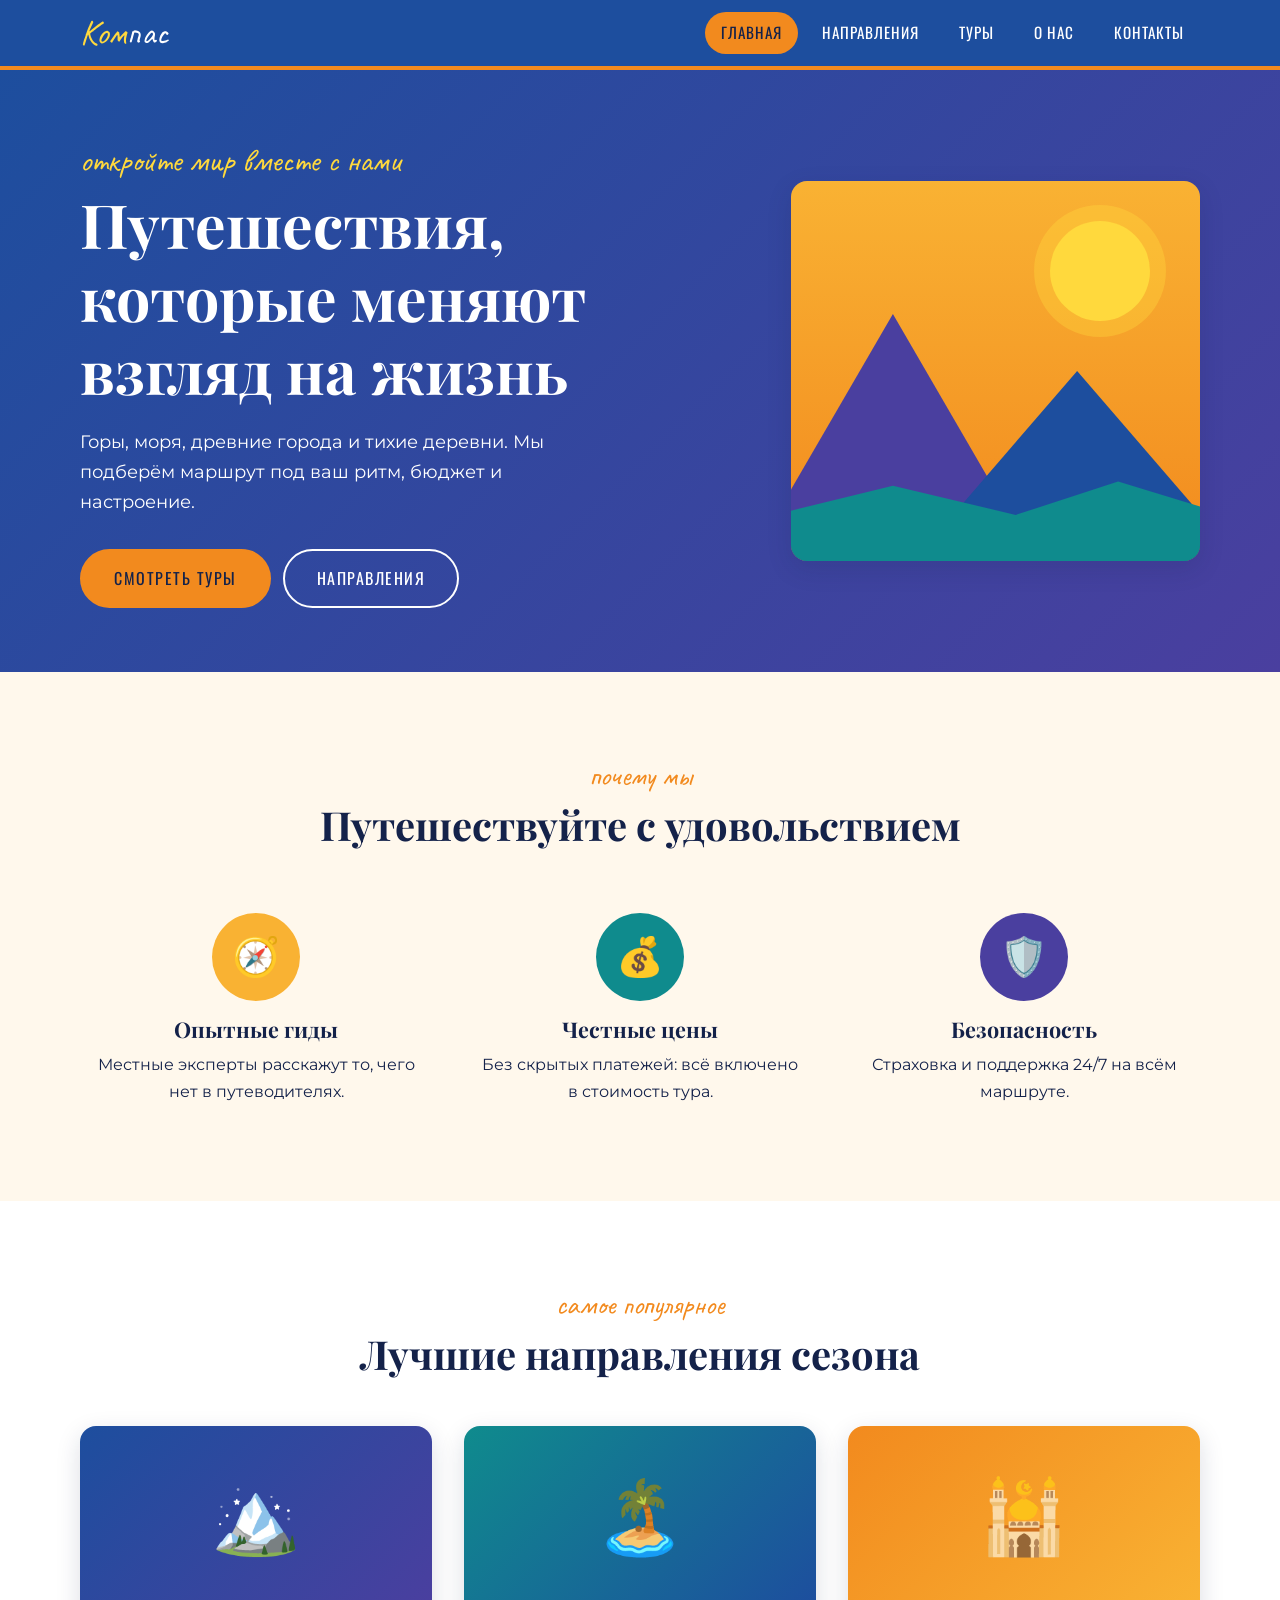
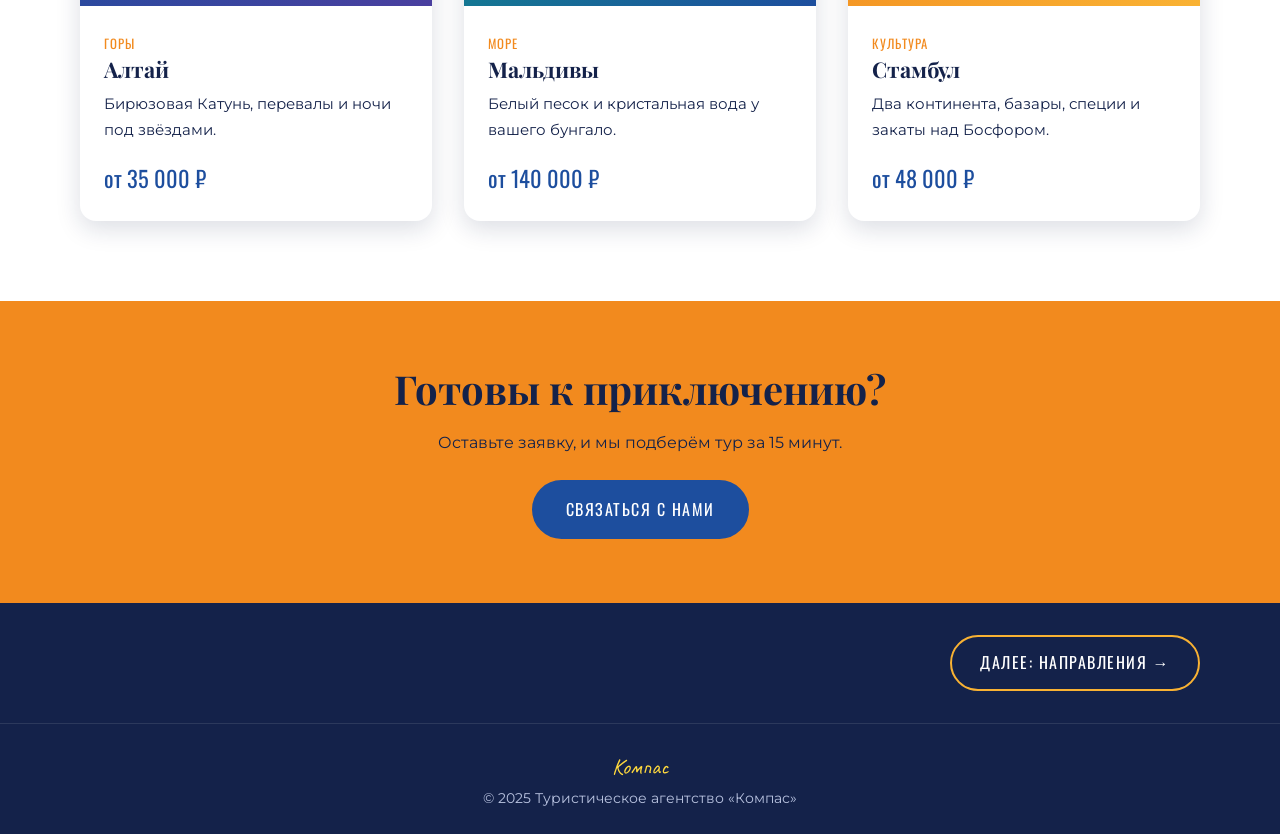
<file: index.html>
<!DOCTYPE html>
<html lang="ru">
<head>
  <meta charset="UTF-8">
  <meta name="viewport" content="width=device-width, initial-scale=1.0">
  <title>Компас — путешествия мечты</title>
  <link rel="preconnect" href="https://fonts.googleapis.com">
  <link href="https://fonts.googleapis.com/css2?family=Caveat:wght@600&family=Montserrat:wght@400;600&family=Oswald:wght@400;500&family=Playfair+Display:wght@700&display=swap" rel="stylesheet">
  <link rel="stylesheet" href="style.css">
</head>
<body>

<header class="header">
  <div class="container">
    <a href="index.html" class="logo">Ком<span>пас</span></a>
    <nav class="nav">
      <a href="index.html" class="active">Главная</a>
      <a href="destinations.html">Направления</a>
      <a href="tours.html">Туры</a>
      <a href="about.html">О нас</a>
      <a href="contacts.html">Контакты</a>
    </nav>
  </div>
</header>

<section class="hero">
  <div class="container">
    <div>
      <span class="hand">откройте мир вместе с нами</span>
      <h1>Путешествия, которые меняют взгляд на жизнь</h1>
      <p>Горы, моря, древние города и тихие деревни. Мы подберём маршрут под ваш ритм, бюджет и настроение.</p>
      <a href="tours.html" class="btn">Смотреть туры</a>
      <a href="destinations.html" class="btn outline">Направления</a>
    </div>
    <div class="hero-art">
      <div class="sun"></div>
      <div class="mount m1"></div>
      <div class="mount m2"></div>
      <div class="mount m3"></div>
    </div>
  </div>
</section>

<section class="section">
  <div class="container">
    <div class="section-title">
      <span class="hand">почему мы</span>
      <h2>Путешествуйте с удовольствием</h2>
    </div>
    <div class="grid-3">
      <div class="feature"><div class="icon">🧭</div><h3>Опытные гиды</h3><p>Местные эксперты расскажут то, чего нет в путеводителях.</p></div>
      <div class="feature"><div class="icon">💰</div><h3>Честные цены</h3><p>Без скрытых платежей: всё включено в стоимость тура.</p></div>
      <div class="feature"><div class="icon">🛡️</div><h3>Безопасность</h3><p>Страховка и поддержка 24/7 на всём маршруте.</p></div>
    </div>
  </div>
</section>

<section class="section" style="background:var(--white)">
  <div class="container">
    <div class="section-title">
      <span class="hand">самое популярное</span>
      <h2>Лучшие направления сезона</h2>
    </div>
    <div class="grid-3">
      <article class="card">
        <div class="card-img c-blue">🏔️</div>
        <div class="card-body"><span class="tag">Горы</span><h3>Алтай</h3><p>Бирюзовая Катунь, перевалы и ночи под звёздами.</p><span class="price">от 35 000 ₽</span></div>
      </article>
      <article class="card">
        <div class="card-img c-green">🏝️</div>
        <div class="card-body"><span class="tag">Море</span><h3>Мальдивы</h3><p>Белый песок и кристальная вода у вашего бунгало.</p><span class="price">от 140 000 ₽</span></div>
      </article>
      <article class="card">
        <div class="card-img c-orange">🕌</div>
        <div class="card-body"><span class="tag">Культура</span><h3>Стамбул</h3><p>Два континента, базары, специи и закаты над Босфором.</p><span class="price">от 48 000 ₽</span></div>
      </article>
    </div>
  </div>
</section>

<section class="cta">
  <div class="container">
    <h2>Готовы к приключению?</h2>
    <p>Оставьте заявку, и мы подберём тур за 15 минут.</p>
    <a href="contacts.html" class="btn blue">Связаться с нами</a>
  </div>
</section>

<nav class="pager">
  <div class="container">
    <span></span>
    <a href="destinations.html">Далее: Направления →</a>
  </div>
</nav>

<footer class="footer">
  <p class="hand">Компас</p>
  <p>© 2025 Туристическое агентство «Компас»</p>
</footer>

</body>
</html>
</file>
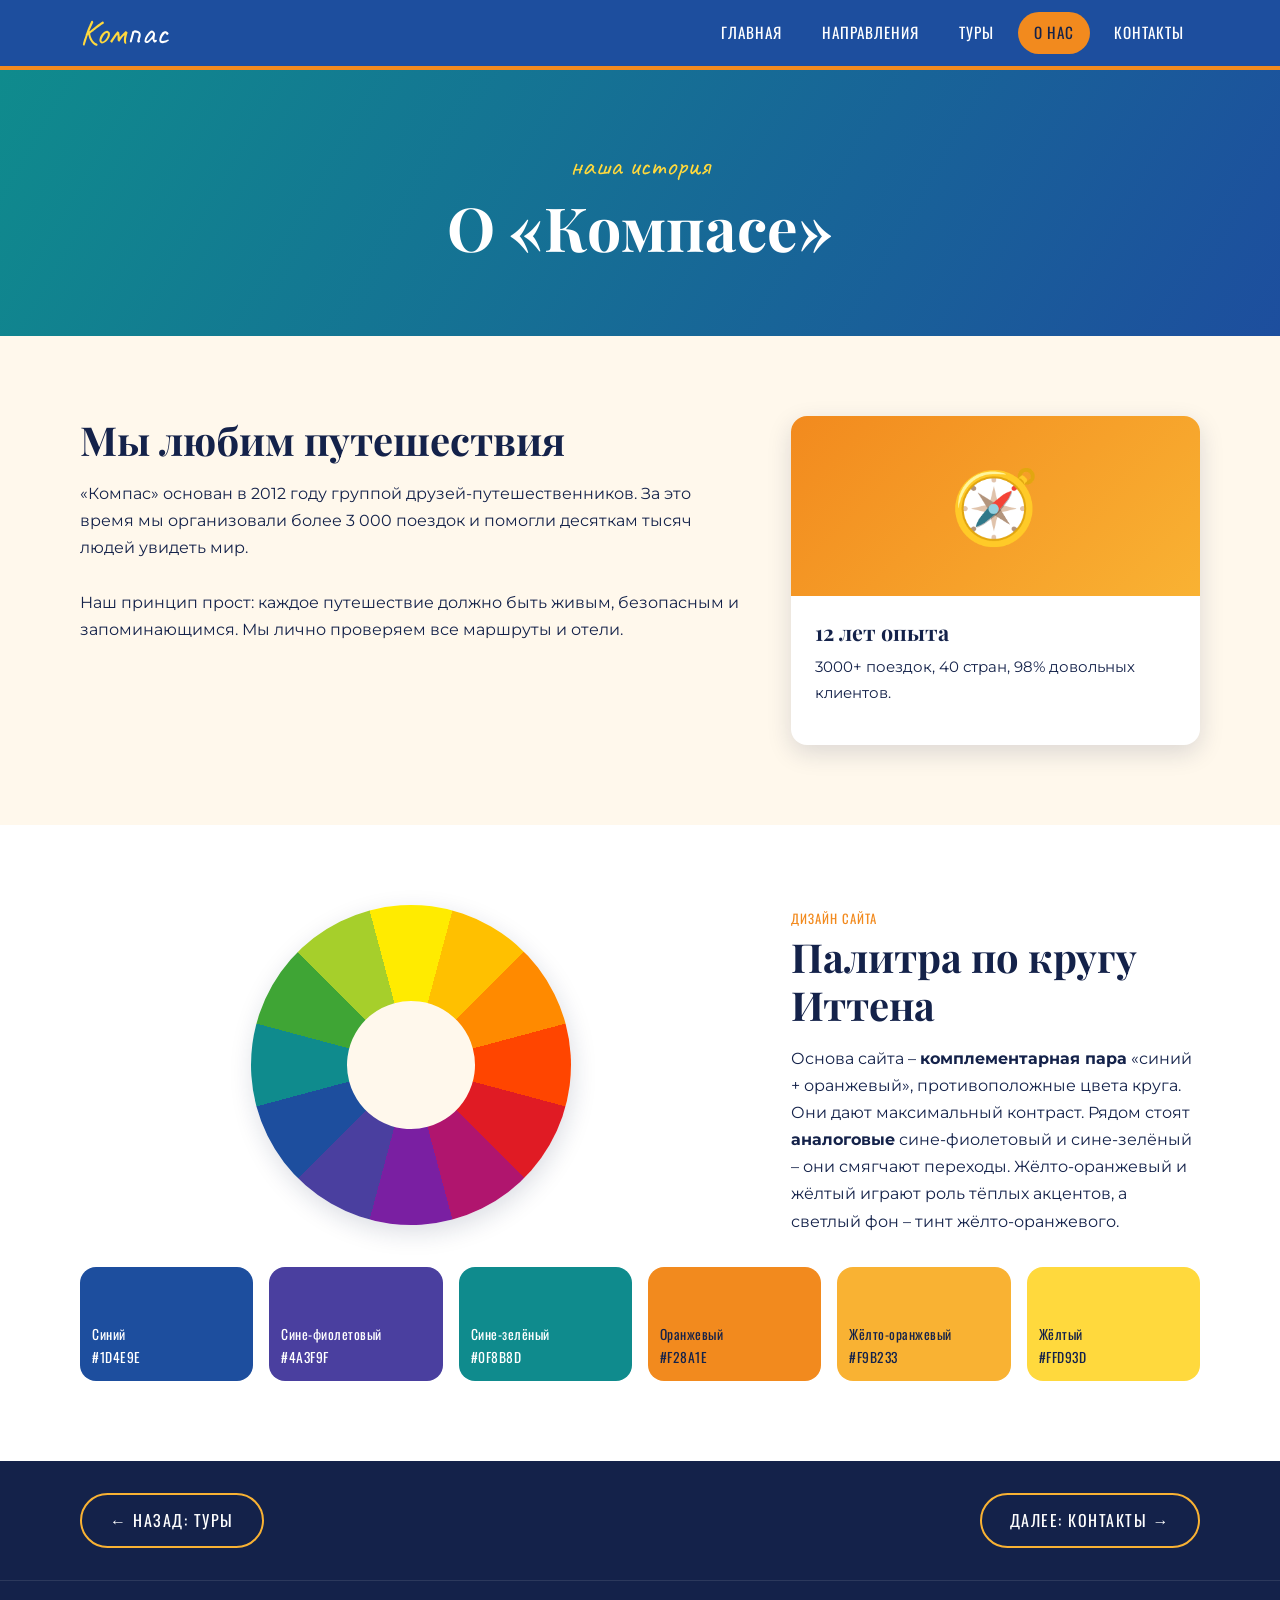
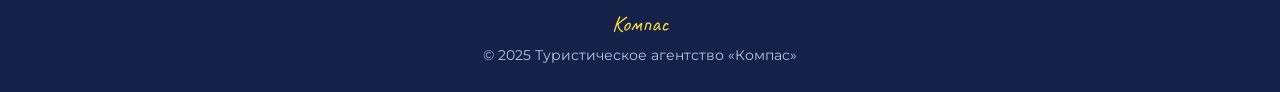
<file: about.html>
<!DOCTYPE html>
<html lang="ru">
<head>
  <meta charset="UTF-8">
  <meta name="viewport" content="width=device-width, initial-scale=1.0">
  <title>О нас — Компас</title>
  <link rel="preconnect" href="https://fonts.googleapis.com">
  <link href="https://fonts.googleapis.com/css2?family=Caveat:wght@600&family=Montserrat:wght@400;600&family=Oswald:wght@400;500&family=Playfair+Display:wght@700&display=swap" rel="stylesheet">
  <link rel="stylesheet" href="style.css">
</head>
<body>

<header class="header">
  <div class="container">
    <a href="index.html" class="logo">Ком<span>пас</span></a>
    <nav class="nav">
      <a href="index.html">Главная</a>
      <a href="destinations.html">Направления</a>
      <a href="tours.html">Туры</a>
      <a href="about.html" class="active">О нас</a>
      <a href="contacts.html">Контакты</a>
    </nav>
  </div>
</header>

<section class="page-hero">
  <div class="container">
    <span class="hand">наша история</span>
    <h1>О «Компасе»</h1>
  </div>
</section>

<section class="section">
  <div class="container grid-2">
    <div>
      <h2>Мы любим путешествия</h2>
      <p>«Компас» основан в 2012 году группой друзей-путешественников. За это время мы организовали более 3 000 поездок и помогли десяткам тысяч людей увидеть мир.</p>
      <br>
      <p>Наш принцип прост: каждое путешествие должно быть живым, безопасным и запоминающимся. Мы лично проверяем все маршруты и отели.</p>
    </div>
    <div class="card"><div class="card-img c-orange">🧭</div><div class="card-body"><h3>12 лет опыта</h3><p>3000+ поездок, 40 стран, 98% довольных клиентов.</p></div></div>
  </div>
</section>

<section class="section" style="background:var(--white)">
  <div class="container grid-2">
    <div class="wheel"></div>
    <div>
      <span class="tag">Дизайн сайта</span>
      <h2>Палитра по кругу Иттена</h2>
      <p>Основа сайта – <b>комплементарная пара</b> «синий + оранжевый», противоположные цвета круга. Они дают максимальный контраст. Рядом стоят <b>аналоговые</b> сине-фиолетовый и сине-зелёный – они смягчают переходы. Жёлто-оранжевый и жёлтый играют роль тёплых акцентов, а светлый фон – тинт жёлто-оранжевого.</p>
    </div>
  </div>
  <div class="container">
    <div class="swatches">
      <div class="swatch" style="background:var(--blue)">Синий<br>#1D4E9E</div>
      <div class="swatch" style="background:var(--blue-violet)">Сине-фиолетовый<br>#4A3F9F</div>
      <div class="swatch" style="background:var(--blue-green)">Сине-зелёный<br>#0F8B8D</div>
      <div class="swatch light" style="background:var(--orange)">Оранжевый<br>#F28A1E</div>
      <div class="swatch light" style="background:var(--yellow-orange)">Жёлто-оранжевый<br>#F9B233</div>
      <div class="swatch light" style="background:var(--yellow)">Жёлтый<br>#FFD93D</div>
    </div>
  </div>
</section>

<nav class="pager">
  <div class="container">
    <a href="tours.html">← Назад: Туры</a>
    <a href="contacts.html">Далее: Контакты →</a>
  </div>
</nav>

<footer class="footer">
  <p class="hand">Компас</p>
  <p>© 2025 Туристическое агентство «Компас»</p>
</footer>

</body>
</html>
</file>
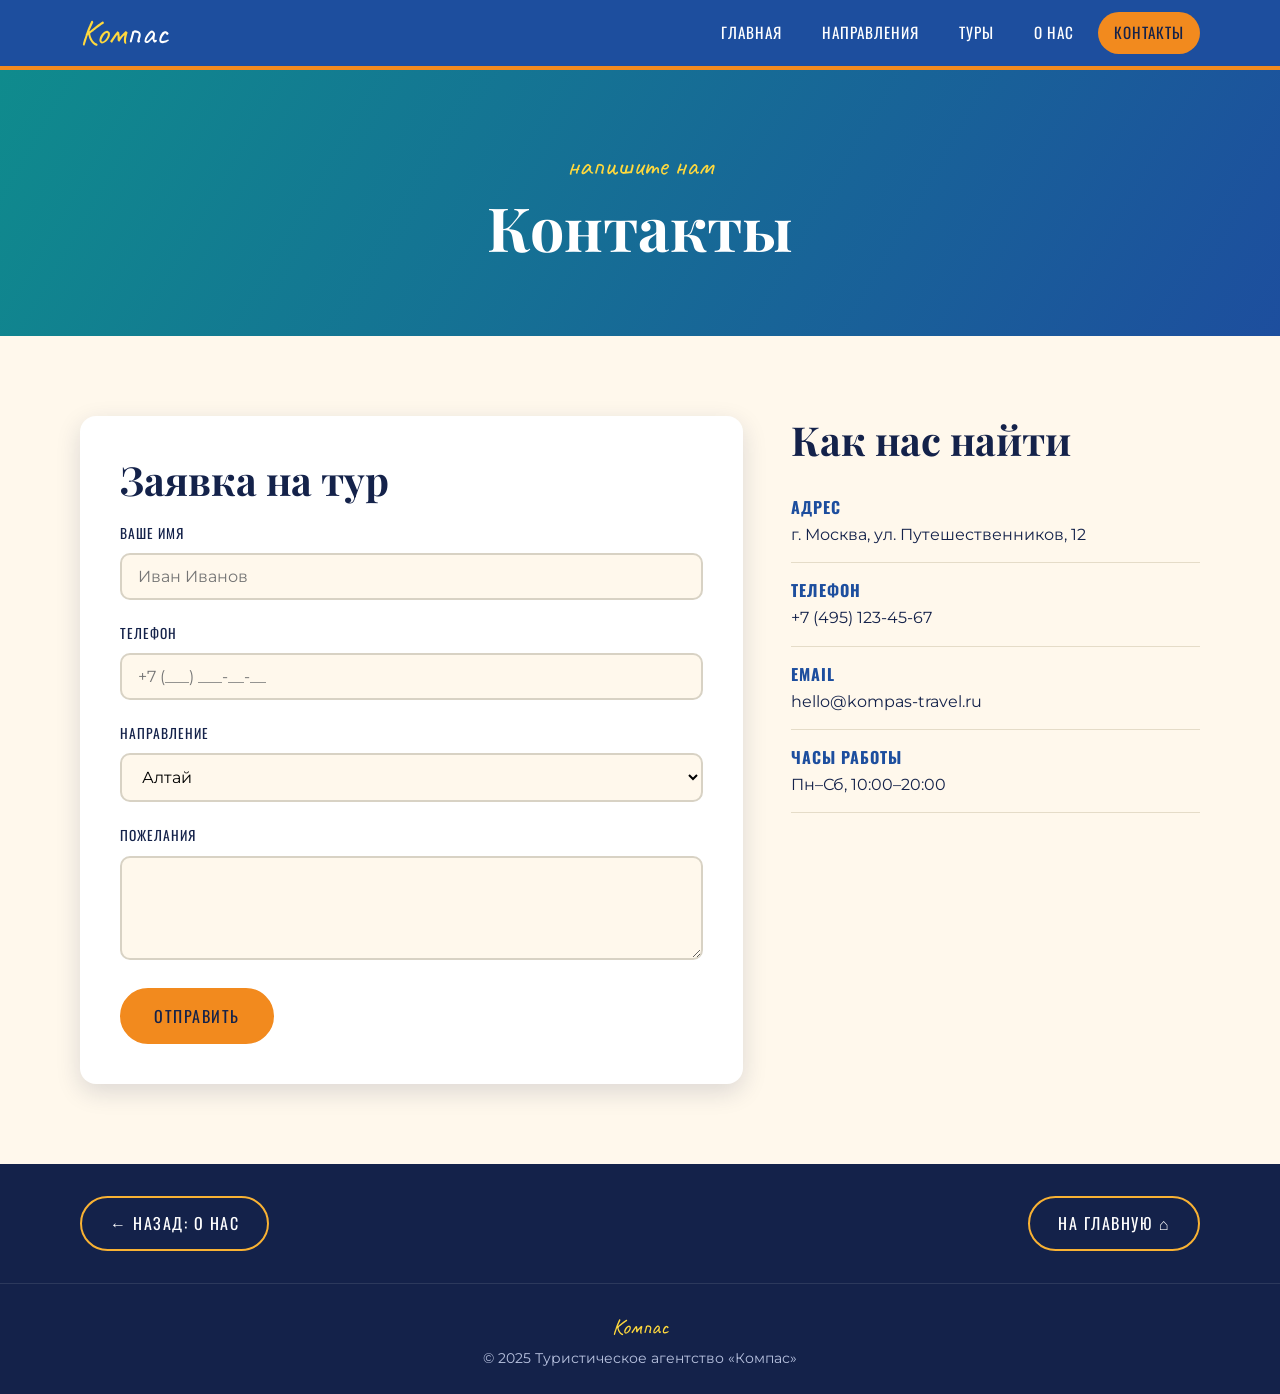
<file: contacts.html>
<!DOCTYPE html>
<html lang="ru">
<head>
  <meta charset="UTF-8">
  <meta name="viewport" content="width=device-width, initial-scale=1.0">
  <title>Контакты — Компас</title>
  <link rel="preconnect" href="https://fonts.googleapis.com">
  <link href="https://fonts.googleapis.com/css2?family=Caveat:wght@600&family=Montserrat:wght@400;600&family=Oswald:wght@400;500&family=Playfair+Display:wght@700&display=swap" rel="stylesheet">
  <link rel="stylesheet" href="style.css">
</head>
<body>

<header class="header">
  <div class="container">
    <a href="index.html" class="logo">Ком<span>пас</span></a>
    <nav class="nav">
      <a href="index.html">Главная</a>
      <a href="destinations.html">Направления</a>
      <a href="tours.html">Туры</a>
      <a href="about.html">О нас</a>
      <a href="contacts.html" class="active">Контакты</a>
    </nav>
  </div>
</header>

<section class="page-hero">
  <div class="container">
    <span class="hand">напишите нам</span>
    <h1>Контакты</h1>
  </div>
</section>

<section class="section">
  <div class="container grid-2">
    <form action="#" method="post">
      <h2>Заявка на тур</h2>
      <label for="name">Ваше имя</label>
      <input type="text" id="name" placeholder="Иван Иванов">

      <label for="phone">Телефон</label>
      <input type="tel" id="phone" placeholder="+7 (___) ___-__-__">

      <label for="dest">Направление</label>
      <select id="dest">
        <option>Алтай</option><option>Байкал</option><option>Марокко</option>
        <option>Париж</option><option>Япония</option><option>Бали</option>
      </select>

      <label for="msg">Пожелания</label>
      <textarea id="msg" rows="4"></textarea>

      <button type="submit" class="btn">Отправить</button>
    </form>

    <div>
      <h2>Как нас найти</h2>
      <ul class="contact-list">
        <li><b>Адрес</b>г. Москва, ул. Путешественников, 12</li>
        <li><b>Телефон</b>+7 (495) 123-45-67</li>
        <li><b>Email</b>hello@kompas-travel.ru</li>
        <li><b>Часы работы</b>Пн–Сб, 10:00–20:00</li>
      </ul>
    </div>
  </div>
</section>

<nav class="pager">
  <div class="container">
    <a href="about.html">← Назад: О нас</a>
    <a href="index.html">На главную ⌂</a>
  </div>
</nav>

<footer class="footer">
  <p class="hand">Компас</p>
  <p>© 2025 Туристическое агентство «Компас»</p>
</footer>

</body>
</html>
</file>
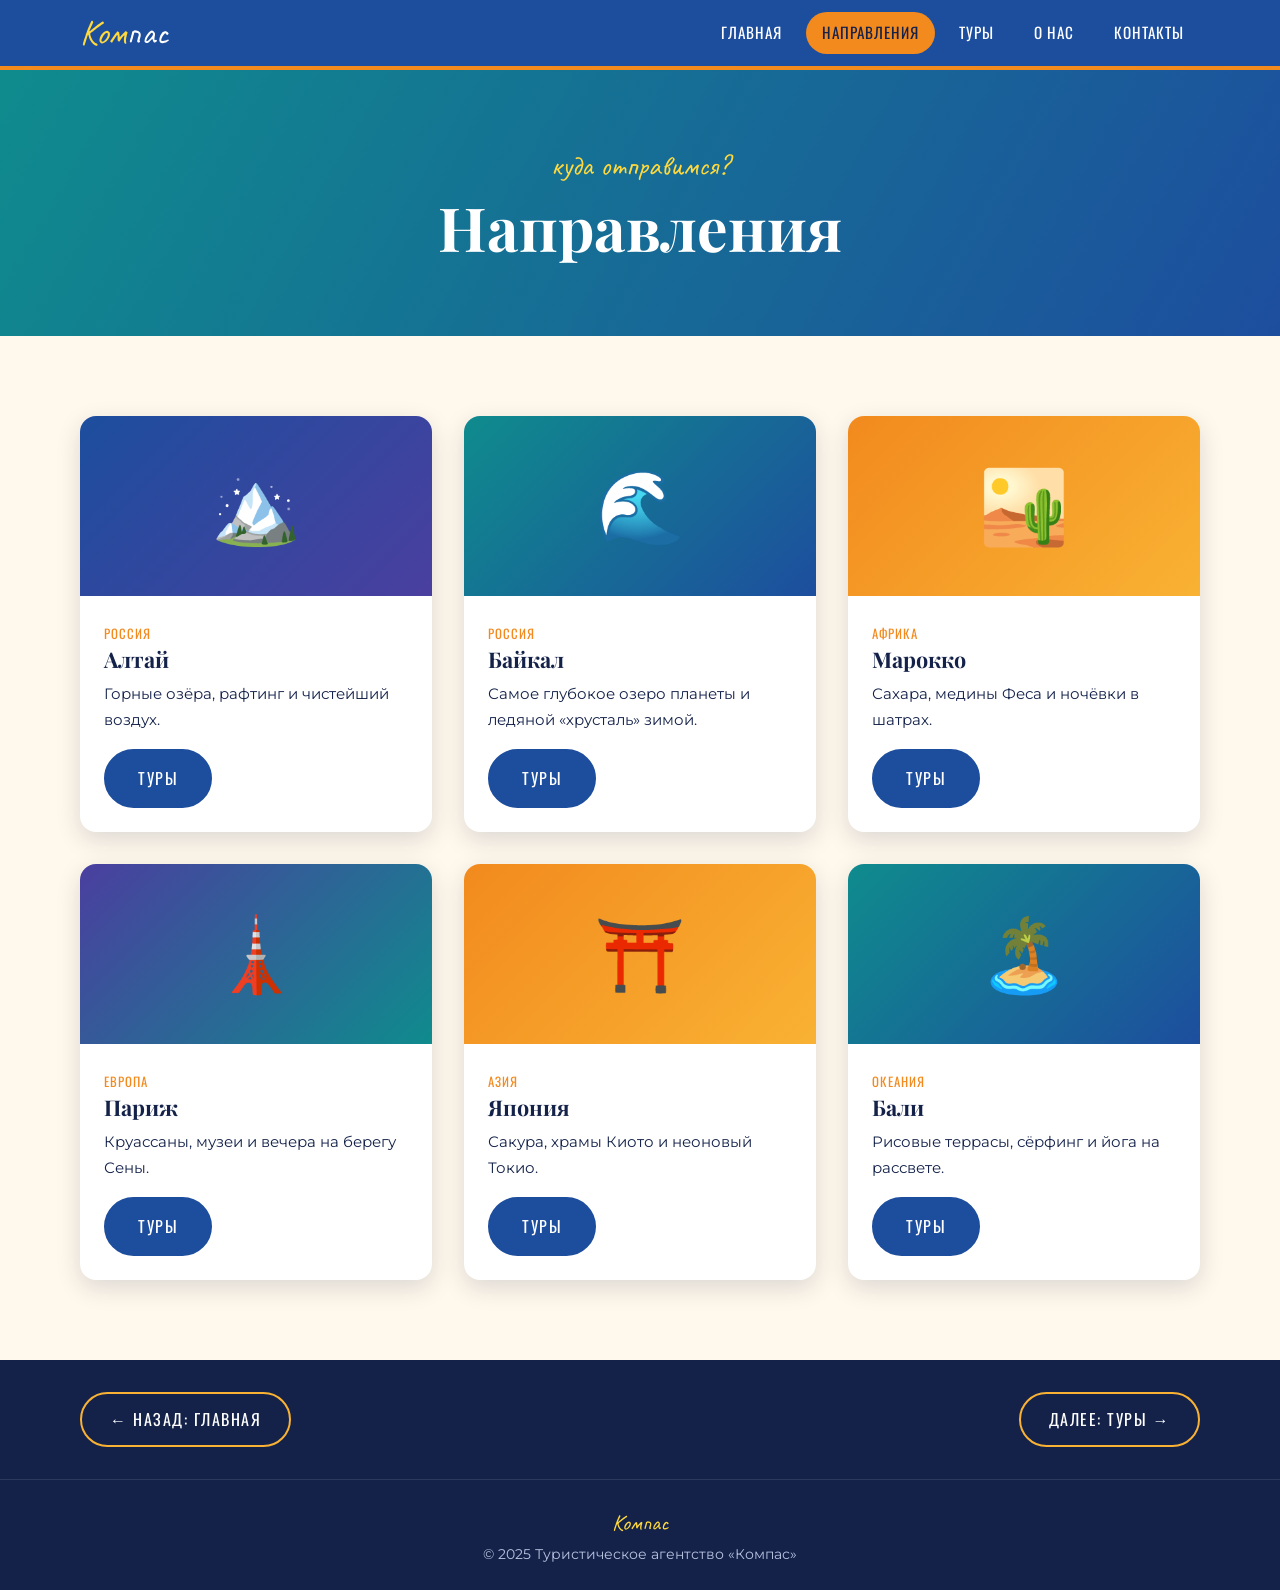
<file: destinations.html>
<!DOCTYPE html>
<html lang="ru">
<head>
  <meta charset="UTF-8">
  <meta name="viewport" content="width=device-width, initial-scale=1.0">
  <title>Направления — Компас</title>
  <link rel="preconnect" href="https://fonts.googleapis.com">
  <link href="https://fonts.googleapis.com/css2?family=Caveat:wght@600&family=Montserrat:wght@400;600&family=Oswald:wght@400;500&family=Playfair+Display:wght@700&display=swap" rel="stylesheet">
  <link rel="stylesheet" href="style.css">
</head>
<body>

<header class="header">
  <div class="container">
    <a href="index.html" class="logo">Ком<span>пас</span></a>
    <nav class="nav">
      <a href="index.html">Главная</a>
      <a href="destinations.html" class="active">Направления</a>
      <a href="tours.html">Туры</a>
      <a href="about.html">О нас</a>
      <a href="contacts.html">Контакты</a>
    </nav>
  </div>
</header>

<section class="page-hero">
  <div class="container">
    <span class="hand">куда отправимся?</span>
    <h1>Направления</h1>
  </div>
</section>

<section class="section">
  <div class="container grid-3">
    <article class="card"><div class="card-img c-blue">🏔️</div><div class="card-body"><span class="tag">Россия</span><h3>Алтай</h3><p>Горные озёра, рафтинг и чистейший воздух.</p><a class="btn blue" href="tours.html">Туры</a></div></article>
    <article class="card"><div class="card-img c-green">🌊</div><div class="card-body"><span class="tag">Россия</span><h3>Байкал</h3><p>Самое глубокое озеро планеты и ледяной «хрусталь» зимой.</p><a class="btn blue" href="tours.html">Туры</a></div></article>
    <article class="card"><div class="card-img c-orange">🏜️</div><div class="card-body"><span class="tag">Африка</span><h3>Марокко</h3><p>Сахара, медины Феса и ночёвки в шатрах.</p><a class="btn blue" href="tours.html">Туры</a></div></article>
    <article class="card"><div class="card-img c-violet">🗼</div><div class="card-body"><span class="tag">Европа</span><h3>Париж</h3><p>Круассаны, музеи и вечера на берегу Сены.</p><a class="btn blue" href="tours.html">Туры</a></div></article>
    <article class="card"><div class="card-img c-orange">⛩️</div><div class="card-body"><span class="tag">Азия</span><h3>Япония</h3><p>Сакура, храмы Киото и неоновый Токио.</p><a class="btn blue" href="tours.html">Туры</a></div></article>
    <article class="card"><div class="card-img c-green">🏝️</div><div class="card-body"><span class="tag">Океания</span><h3>Бали</h3><p>Рисовые террасы, сёрфинг и йога на рассвете.</p><a class="btn blue" href="tours.html">Туры</a></div></article>
  </div>
</section>

<nav class="pager">
  <div class="container">
    <a href="index.html">← Назад: Главная</a>
    <a href="tours.html">Далее: Туры →</a>
  </div>
</nav>

<footer class="footer">
  <p class="hand">Компас</p>
  <p>© 2025 Туристическое агентство «Компас»</p>
</footer>

</body>
</html>
</file>
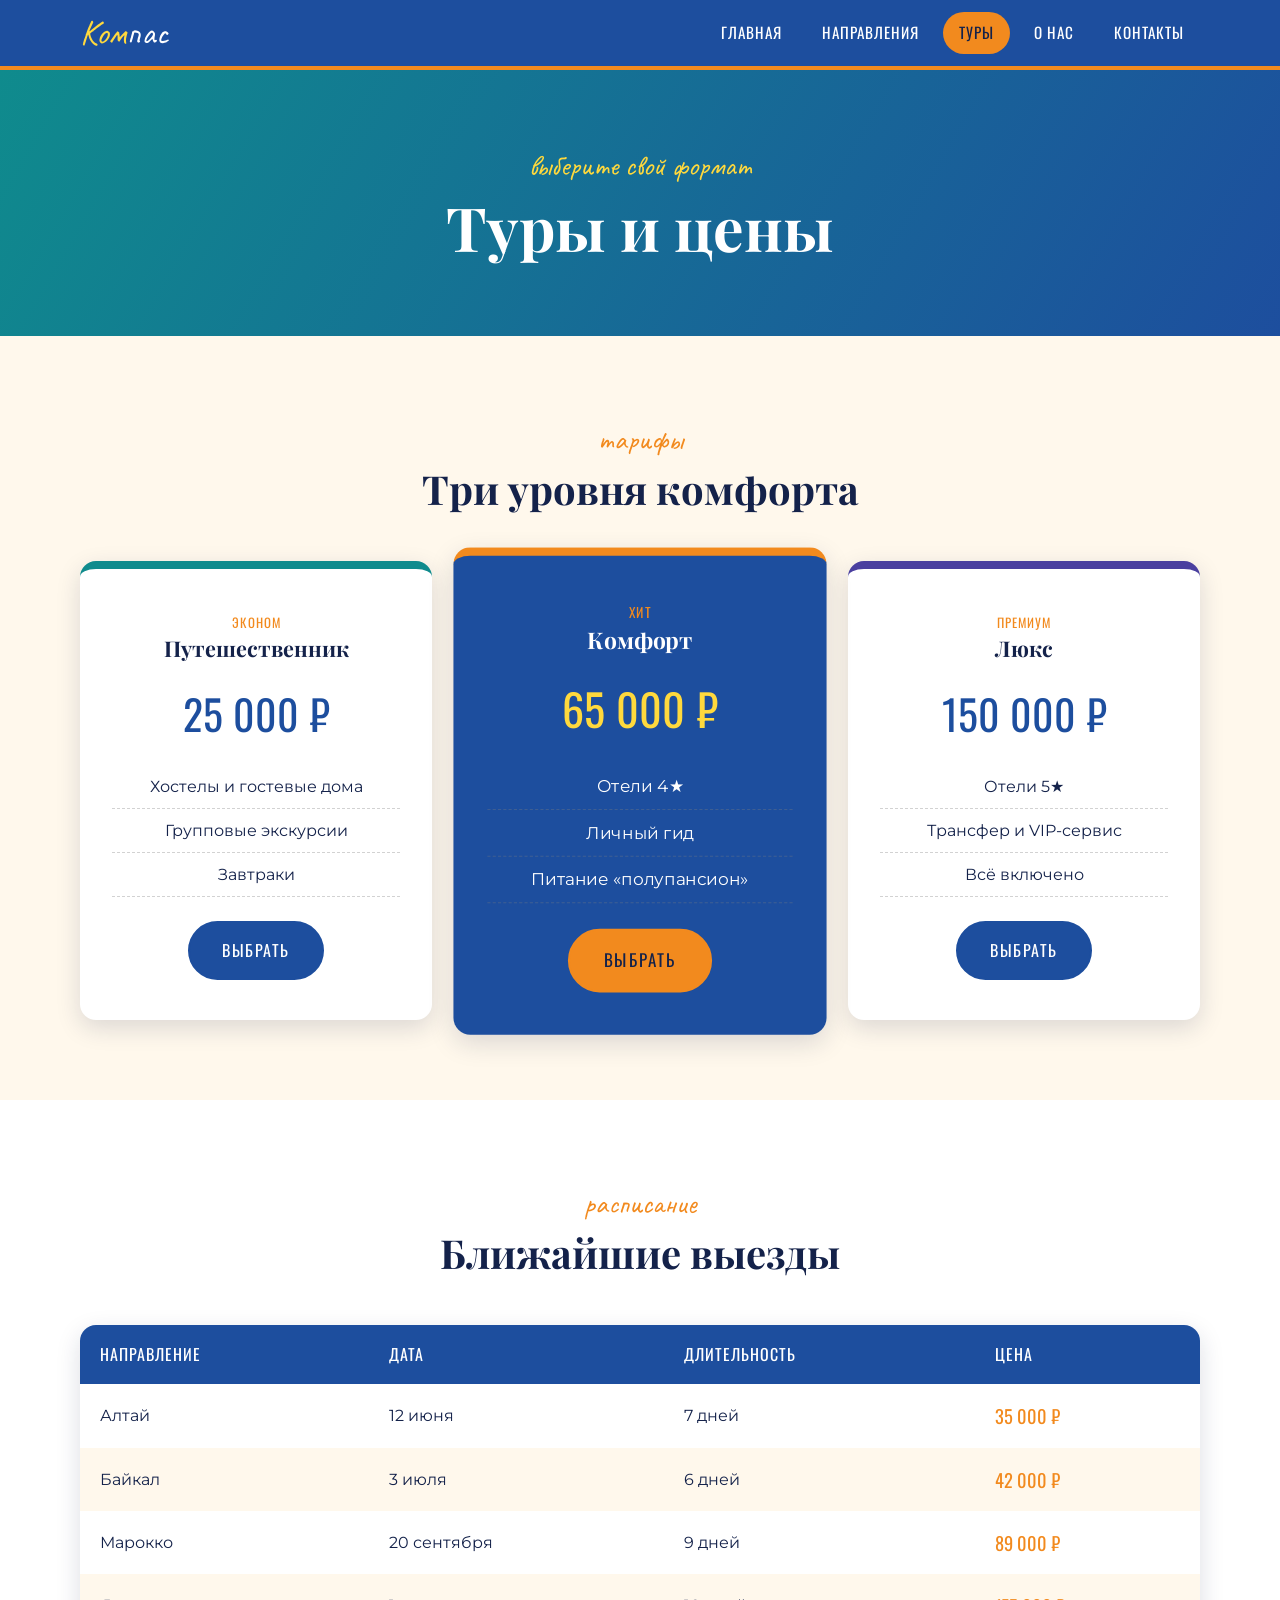
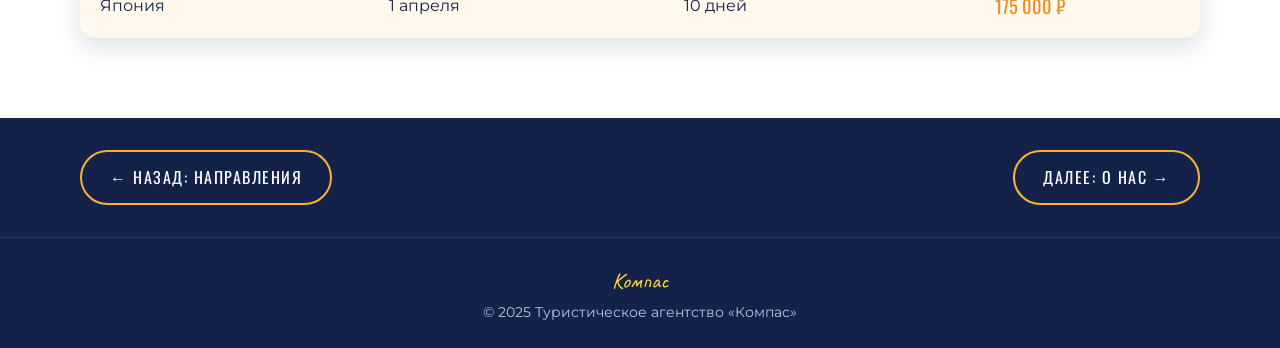
<file: tours.html>
<!DOCTYPE html>
<html lang="ru">
<head>
  <meta charset="UTF-8">
  <meta name="viewport" content="width=device-width, initial-scale=1.0">
  <title>Туры — Компас</title>
  <link rel="preconnect" href="https://fonts.googleapis.com">
  <link href="https://fonts.googleapis.com/css2?family=Caveat:wght@600&family=Montserrat:wght@400;600&family=Oswald:wght@400;500&family=Playfair+Display:wght@700&display=swap" rel="stylesheet">
  <link rel="stylesheet" href="style.css">
</head>
<body>

<header class="header">
  <div class="container">
    <a href="index.html" class="logo">Ком<span>пас</span></a>
    <nav class="nav">
      <a href="index.html">Главная</a>
      <a href="destinations.html">Направления</a>
      <a href="tours.html" class="active">Туры</a>
      <a href="about.html">О нас</a>
      <a href="contacts.html">Контакты</a>
    </nav>
  </div>
</header>

<section class="page-hero">
  <div class="container">
    <span class="hand">выберите свой формат</span>
    <h1>Туры и цены</h1>
  </div>
</section>

<section class="section">
  <div class="container">
    <div class="section-title"><span class="hand">тарифы</span><h2>Три уровня комфорта</h2></div>
    <div class="grid-3">
      <div class="plan">
        <span class="tag">Эконом</span><h3>Путешественник</h3>
        <span class="price">25 000 ₽</span>
        <ul><li>Хостелы и гостевые дома</li><li>Групповые экскурсии</li><li>Завтраки</li></ul>
        <a href="contacts.html" class="btn blue">Выбрать</a>
      </div>
      <div class="plan">
        <span class="tag">Хит</span><h3>Комфорт</h3>
        <span class="price">65 000 ₽</span>
        <ul><li>Отели 4★</li><li>Личный гид</li><li>Питание «полупансион»</li></ul>
        <a href="contacts.html" class="btn">Выбрать</a>
      </div>
      <div class="plan">
        <span class="tag">Премиум</span><h3>Люкс</h3>
        <span class="price">150 000 ₽</span>
        <ul><li>Отели 5★</li><li>Трансфер и VIP-сервис</li><li>Всё включено</li></ul>
        <a href="contacts.html" class="btn blue">Выбрать</a>
      </div>
    </div>
  </div>
</section>

<section class="section" style="background:var(--white)">
  <div class="container">
    <div class="section-title"><span class="hand">расписание</span><h2>Ближайшие выезды</h2></div>
    <table>
      <thead><tr><th>Направление</th><th>Дата</th><th>Длительность</th><th>Цена</th></tr></thead>
      <tbody>
        <tr><td>Алтай</td><td>12 июня</td><td>7 дней</td><td>35 000 ₽</td></tr>
        <tr><td>Байкал</td><td>3 июля</td><td>6 дней</td><td>42 000 ₽</td></tr>
        <tr><td>Марокко</td><td>20 сентября</td><td>9 дней</td><td>89 000 ₽</td></tr>
        <tr><td>Япония</td><td>1 апреля</td><td>10 дней</td><td>175 000 ₽</td></tr>
      </tbody>
    </table>
  </div>
</section>

<nav class="pager">
  <div class="container">
    <a href="destinations.html">← Назад: Направления</a>
    <a href="about.html">Далее: О нас →</a>
  </div>
</nav>

<footer class="footer">
  <p class="hand">Компас</p>
  <p>© 2025 Туристическое агентство «Компас»</p>
</footer>

</body>
</html>
</file>
<file: style.css>
/* ===== Палитра по кругу Иттена ===== */
:root {
  --blue:          #1D4E9E; /* синий — основной */
  --blue-dark:     #14224A; /* тень синего — текст */
  --blue-violet:   #4A3F9F; /* аналог слева */
  --blue-green:    #0F8B8D; /* аналог справа */
  --orange:        #F28A1E; /* комплемент синего */
  --yellow-orange: #F9B233; /* акцент */
  --yellow:        #FFD93D; /* солнце */
  --paper:         #FFF8EC; /* тинт жёлто-оранжевого — фон */
  --white:         #FFFFFF;

  --f-head:  'Playfair Display', Georgia, serif;
  --f-body:  'Montserrat', Arial, sans-serif;
  --f-hand:  'Caveat', cursive;
  --f-label: 'Oswald', Impact, sans-serif;

  --gold: 1.618fr;
  --radius: 16px;
  --shadow: 0 8px 24px rgba(20, 34, 74, .15);
}

/* ===== Сброс ===== */
* { margin: 0; padding: 0; box-sizing: border-box; }
html { scroll-behavior: smooth; }
body {
  font-family: var(--f-body);
  color: var(--blue-dark);
  background: var(--paper);
  line-height: 1.7;
}
img { max-width: 100%; display: block; }
a { color: inherit; text-decoration: none; }
ul { list-style: none; }

h1, h2, h3 { font-family: var(--f-head); line-height: 1.2; }
h1 { font-size: clamp(2.2rem, 5vw, 3.8rem); }
h2 { font-size: clamp(1.7rem, 3.5vw, 2.5rem); margin-bottom: 16px; }
h3 { font-size: 1.35rem; margin-bottom: 8px; }

.container { width: min(1120px, 92%); margin: 0 auto; }
.section { padding: 80px 0; }
.section-title { text-align: center; margin-bottom: 48px; }
.section-title .hand {
  font-family: var(--f-hand);
  font-size: 1.8rem;
  color: var(--orange);
  display: block;
}

/* ===== Шапка ===== */
.header {
  background: var(--blue);
  color: var(--white);
  position: sticky;
  top: 0;
  z-index: 10;
  border-bottom: 4px solid var(--orange);
}
.header .container {
  display: flex;
  justify-content: space-between;
  align-items: center;
  flex-wrap: wrap;
  gap: 8px 24px;
  padding: 12px 0;
}
.logo {
  font-family: var(--f-hand);
  font-size: 2.2rem;
  color: var(--yellow);
  line-height: 1;
}
.logo span { color: var(--white); }
.nav { display: flex; gap: 8px; flex-wrap: wrap; }
.nav a {
  font-family: var(--f-label);
  text-transform: uppercase;
  letter-spacing: 1px;
  font-size: .95rem;
  padding: 8px 16px;
  border-radius: 50px;
  transition: .25s;
}
.nav a:hover { background: var(--blue-violet); }
.nav a.active { background: var(--orange); color: var(--blue-dark); }

/* ===== Hero (золотое сечение) ===== */
.hero {
  background: linear-gradient(135deg, var(--blue) 0%, var(--blue-violet) 100%);
  color: var(--white);
  overflow: hidden;
}
.hero .container {
  display: grid;
  grid-template-columns: var(--gold) 1fr;
  align-items: center;
  gap: 48px;
  min-height: 520px;
  padding: 64px 0;
}
.hero .hand {
  font-family: var(--f-hand);
  font-size: 2rem;
  color: var(--yellow);
}
.hero p { margin: 20px 0 32px; max-width: 520px; font-size: 1.1rem; }

/* Иллюстрация на чистом CSS */
.hero-art {
  position: relative;
  height: 380px;
  border-radius: var(--radius);
  background: linear-gradient(180deg, var(--yellow-orange) 0%, var(--orange) 100%);
  overflow: hidden;
  box-shadow: var(--shadow);
}
.sun {
  position: absolute;
  width: 100px; height: 100px;
  top: 40px; right: 50px;
  background: var(--yellow);
  border-radius: 50%;
  box-shadow: 0 0 0 16px rgba(255, 217, 61, .35);
}
.mount { position: absolute; bottom: 0; }
.m1 {
  left: -10%; width: 70%; height: 65%;
  background: var(--blue-violet);
  clip-path: polygon(50% 0, 100% 100%, 0 100%);
}
.m2 {
  right: -10%; width: 80%; height: 50%;
  background: var(--blue);
  clip-path: polygon(50% 0, 100% 100%, 0 100%);
}
.m3 {
  left: 0; width: 100%; height: 22%;
  background: var(--blue-green);
  clip-path: polygon(0 40%, 25% 10%, 55% 45%, 80% 5%, 100% 35%, 100% 100%, 0 100%);
}

/* Мини-баннер страниц */
.page-hero {
  background: linear-gradient(120deg, var(--blue-green), var(--blue));
  color: var(--white);
  text-align: center;
  padding: 72px 0;
}
.page-hero .hand {
  font-family: var(--f-hand);
  font-size: 1.8rem;
  color: var(--yellow);
}

/* ===== Кнопки ===== */
.btn {
  display: inline-block;
  font-family: var(--f-label);
  text-transform: uppercase;
  letter-spacing: 1.5px;
  padding: 14px 32px;
  border-radius: 50px;
  background: var(--orange);
  color: var(--blue-dark);
  border: 2px solid var(--orange);
  cursor: pointer;
  font-size: 1rem;
  transition: .25s;
}
.btn:hover { background: var(--yellow-orange); border-color: var(--yellow-orange); transform: translateY(-3px); }
.btn.outline { background: transparent; color: var(--white); border-color: var(--white); margin-left: 8px; }
.btn.outline:hover { background: var(--white); color: var(--blue); }
.btn.blue { background: var(--blue); color: var(--white); border-color: var(--blue); }
.btn.blue:hover { background: var(--blue-violet); border-color: var(--blue-violet); }

/* ===== Сетки ===== */
.grid-3 { display: grid; grid-template-columns: repeat(3, 1fr); gap: 32px; }
.grid-2 { display: grid; grid-template-columns: var(--gold) 1fr; gap: 48px; align-items: start; }

/* ===== Карточки ===== */
.card {
  background: var(--white);
  border-radius: var(--radius);
  box-shadow: var(--shadow);
  overflow: hidden;
  transition: .3s;
}
.card:hover { transform: translateY(-8px); }
.card-img {
  height: 180px;
  display: flex; align-items: center; justify-content: center;
  font-size: 4.5rem;
}
.c-blue   { background: linear-gradient(135deg, var(--blue), var(--blue-violet)); }
.c-green  { background: linear-gradient(135deg, var(--blue-green), var(--blue)); }
.c-orange { background: linear-gradient(135deg, var(--orange), var(--yellow-orange)); }
.c-violet { background: linear-gradient(135deg, var(--blue-violet), var(--blue-green)); }
.card-body { padding: 24px; }
.card-body p { font-size: .95rem; margin-bottom: 16px; }
.tag {
  font-family: var(--f-label);
  text-transform: uppercase;
  letter-spacing: 1px;
  font-size: .8rem;
  color: var(--orange);
}
.price { font-family: var(--f-label); font-size: 1.4rem; color: var(--blue); }

/* Преимущества */
.feature { text-align: center; padding: 16px; }
.feature .icon {
  width: 88px; height: 88px;
  margin: 0 auto 16px;
  border-radius: 50%;
  display: flex; align-items: center; justify-content: center;
  font-size: 2.4rem;
  background: var(--yellow-orange);
}
.feature:nth-child(2) .icon { background: var(--blue-green); }
.feature:nth-child(3) .icon { background: var(--blue-violet); }

/* CTA-полоса */
.cta {
  background: var(--orange);
  text-align: center;
  padding: 64px 0;
}
.cta h2 { color: var(--blue-dark); }
.cta p { margin-bottom: 24px; }

/* ===== Тарифы ===== */
.plan {
  background: var(--white);
  border-radius: var(--radius);
  padding: 40px 32px;
  text-align: center;
  box-shadow: var(--shadow);
  border-top: 8px solid var(--blue-green);
}
.plan:nth-child(2) {
  border-top-color: var(--orange);
  transform: scale(1.06);
  background: var(--blue);
  color: var(--white);
}
.plan:nth-child(3) { border-top-color: var(--blue-violet); }
.plan .price { font-size: 2.6rem; display: block; margin: 16px 0; }
.plan:nth-child(2) .price { color: var(--yellow); }
.plan li { padding: 8px 0; border-bottom: 1px dashed rgba(127,127,127,.35); }
.plan .btn { margin-top: 24px; }

/* Таблица */
table {
  width: 100%;
  border-collapse: collapse;
  background: var(--white);
  border-radius: var(--radius);
  overflow: hidden;
  box-shadow: var(--shadow);
}
th {
  background: var(--blue);
  color: var(--white);
  font-family: var(--f-label);
  text-transform: uppercase;
  letter-spacing: 1px;
  font-weight: 400;
}
th, td { padding: 16px 20px; text-align: left; }
tr:nth-child(even) td { background: var(--paper); }
td:last-child { font-family: var(--f-label); color: var(--orange); font-size: 1.15rem; }

/* ===== Круг Иттена ===== */
.wheel {
  width: 320px; height: 320px;
  margin: 0 auto;
  border-radius: 50%;
  position: relative;
  background: conic-gradient(
    #FFEB00 0 30deg,   #FFC000 30deg 60deg,  #FF8A00 60deg 90deg,
    #FF4500 90deg 120deg, #E01B24 120deg 150deg, #B0156E 150deg 180deg,
    #7A1FA2 180deg 210deg, #4A3F9F 210deg 240deg, #1D4E9E 240deg 270deg,
    #0F8B8D 270deg 300deg, #3FA535 300deg 330deg, #A6CF2B 330deg 360deg);
  box-shadow: var(--shadow);
  transform: rotate(-15deg);
}
.wheel::after {
  content: "";
  position: absolute; inset: 30%;
  border-radius: 50%;
  background: var(--paper);
}
.swatches { display: grid; grid-template-columns: repeat(auto-fit, minmax(130px, 1fr)); gap: 16px; margin-top: 32px; }
.swatch {
  border-radius: var(--radius);
  padding: 56px 12px 12px;
  font-family: var(--f-label);
  font-size: .85rem;
  color: var(--white);
  letter-spacing: .5px;
}
.swatch.light { color: var(--blue-dark); }

/* ===== Форма ===== */
form { background: var(--white); padding: 40px; border-radius: var(--radius); box-shadow: var(--shadow); }
label { font-family: var(--f-label); text-transform: uppercase; letter-spacing: 1px; font-size: .85rem; }
input, select, textarea {
  width: 100%;
  padding: 12px 16px;
  margin: 6px 0 20px;
  border: 2px solid #d8d2c4;
  border-radius: 10px;
  font-family: var(--f-body);
  font-size: 1rem;
  background: var(--paper);
}
input:focus, select:focus, textarea:focus { outline: none; border-color: var(--orange); }
.contact-list li { padding: 14px 0; border-bottom: 1px solid #e5dcc8; }
.contact-list b { font-family: var(--f-label); color: var(--blue); letter-spacing: 1px; text-transform: uppercase; display: block; }

/* ===== Навигация «назад / далее» ===== */
.pager { background: var(--blue-dark); padding: 32px 0; }
.pager .container { display: flex; justify-content: space-between; gap: 16px; flex-wrap: wrap; }
.pager a {
  font-family: var(--f-label);
  text-transform: uppercase;
  letter-spacing: 1.5px;
  color: var(--white);
  padding: 12px 28px;
  border: 2px solid var(--yellow-orange);
  border-radius: 50px;
  transition: .25s;
}
.pager a:hover { background: var(--yellow-orange); color: var(--blue-dark); }

/* ===== Подвал ===== */
.footer { background: var(--blue-dark); color: #b9c3e0; text-align: center; padding: 24px 0; font-size: .9rem; border-top: 1px solid rgba(255,255,255,.1); }
.footer .hand { font-family: var(--f-hand); font-size: 1.4rem; color: var(--yellow); }

/* ===== Адаптив ===== */
@media (max-width: 860px) {
  .hero .container, .grid-2 { grid-template-columns: 1fr; }
  .grid-3 { grid-template-columns: 1fr; }
  .hero-art { height: 280px; }
  .plan:nth-child(2) { transform: none; }
  .section { padding: 56px 0; }
  .btn.outline { margin: 12px 0 0; }
}
</file>
